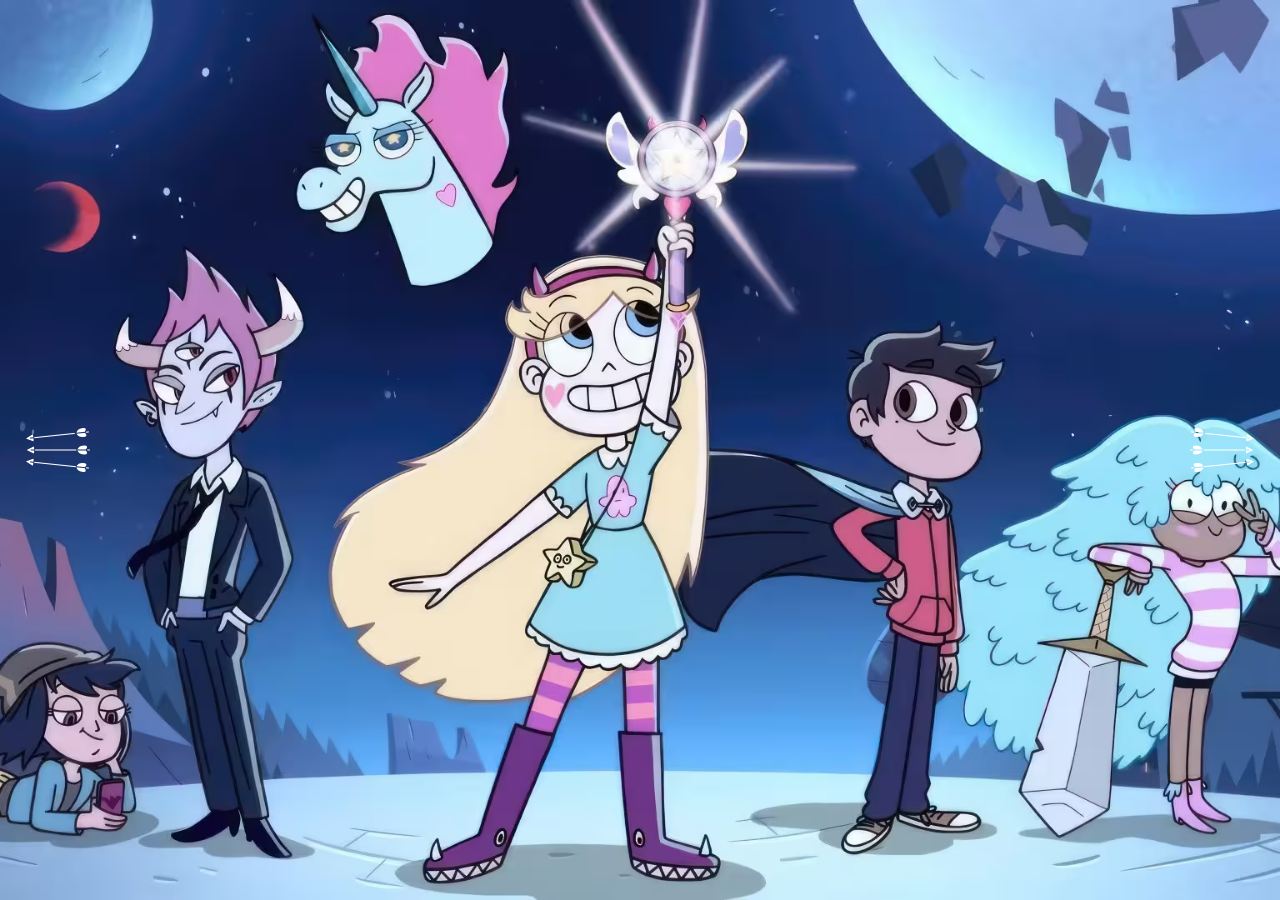
<file: index.html>
<!DOCTYPE html>
<html lang="en">
<head>
  <meta charset="UTF-8">
  <meta name="viewport" content="width=device-width, initial-scale=1.0">
  <title>Star vs The Forces of Evil</title>
  <meta name="google" content="notranslate">
  <link rel="shortcut icon" href="assets/favicon.webp" type="image/x-icon">
  <link rel="stylesheet" href="style.css">
</head>
<body style="--clr: #133572; --clr2: #c9f1fb;">
  <section style="--bg: url(assets/img-1.avif); ">
    <a href="index7.html"></a>
    <a href="index2.html"></a>
  </section>
</body>
</html>
</file>
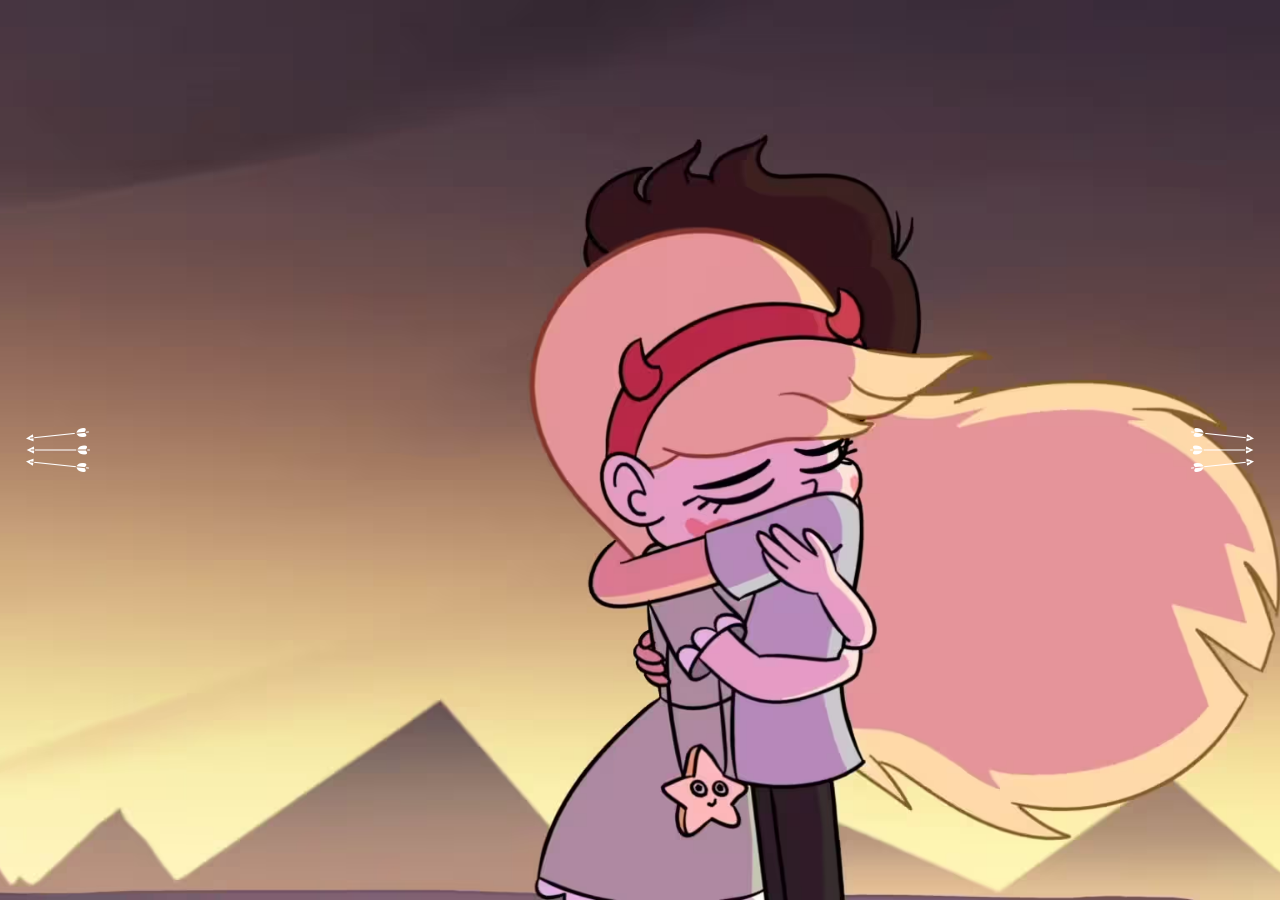
<file: index2.html>
<!DOCTYPE html>
<html lang="en">
<head>
  <meta charset="UTF-8">
  <meta name="viewport" content="width=device-width, initial-scale=1.0">
  <title>Star vs The Forces of Evil</title>
  <meta name="google" content="notranslate">
  <link rel="shortcut icon" href="assets/favicon.webp" type="image/x-icon">
  <link rel="stylesheet" href="style.css">
</head>
<body style="--clr: #41313c; --clr2: #aa8978">
  <section style="--bg: url(assets/img-2.avif); ">
    <a href="index.html"></a>
    <a href="index3.html"></a>
  </section>
</body>
</html>
</file>
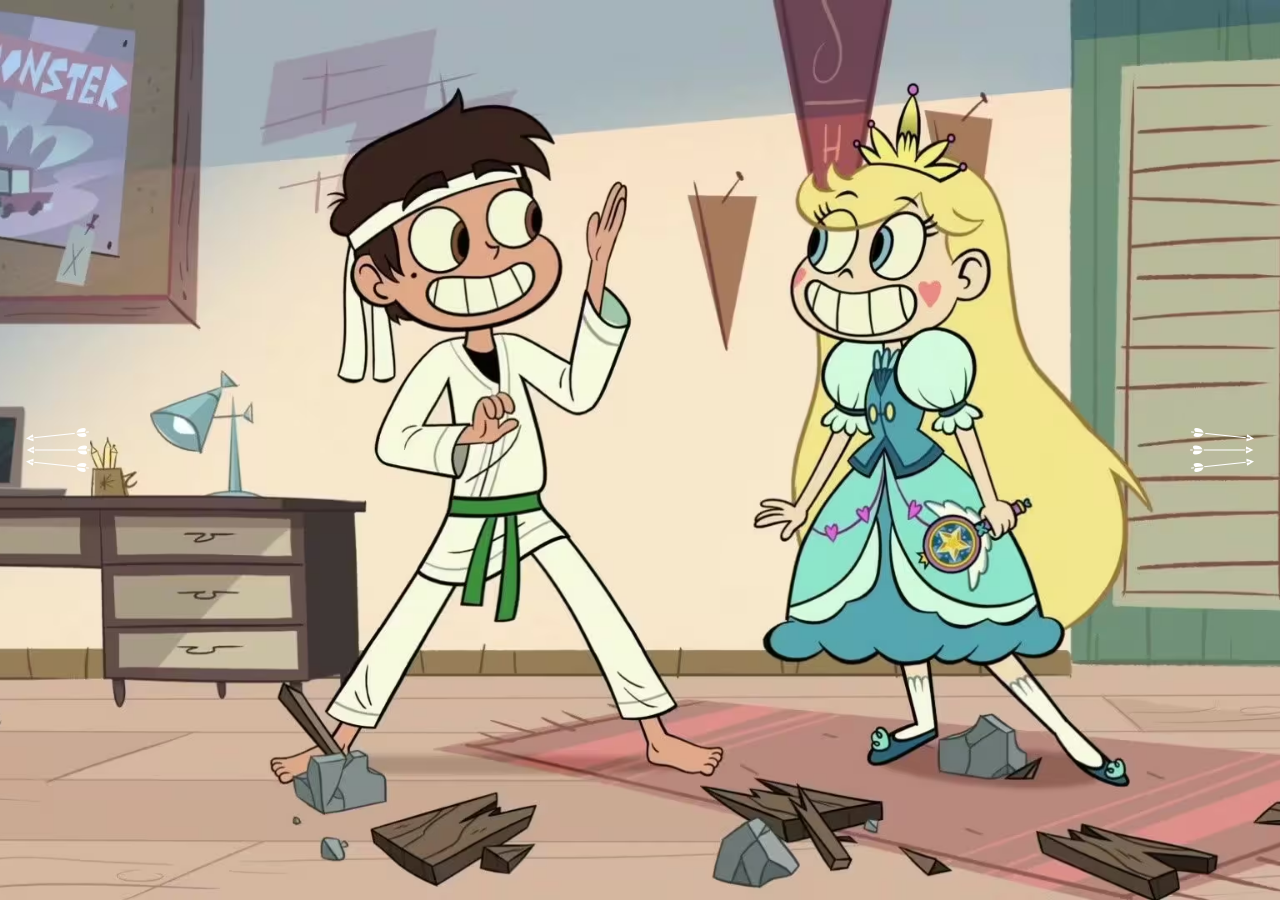
<file: index3.html>
<!DOCTYPE html>
<html lang="en">
<head>
  <meta charset="UTF-8">
  <meta name="viewport" content="width=device-width, initial-scale=1.0">
  <title>Star vs The Forces of Evil</title>
  <meta name="google" content="notranslate">
  <link rel="shortcut icon" href="assets/favicon.webp" type="image/x-icon">
  <link rel="stylesheet" href="style.css">
</head>
<body style="--clr: #a5b4bb;--clr2: #d5b6a1">
  <section style="--bg: url(assets/img-3.avif)">
    <a href="index2.html"></a>
    <a href="index4.html"></a>
  </section>
</body>
</html>
</file>
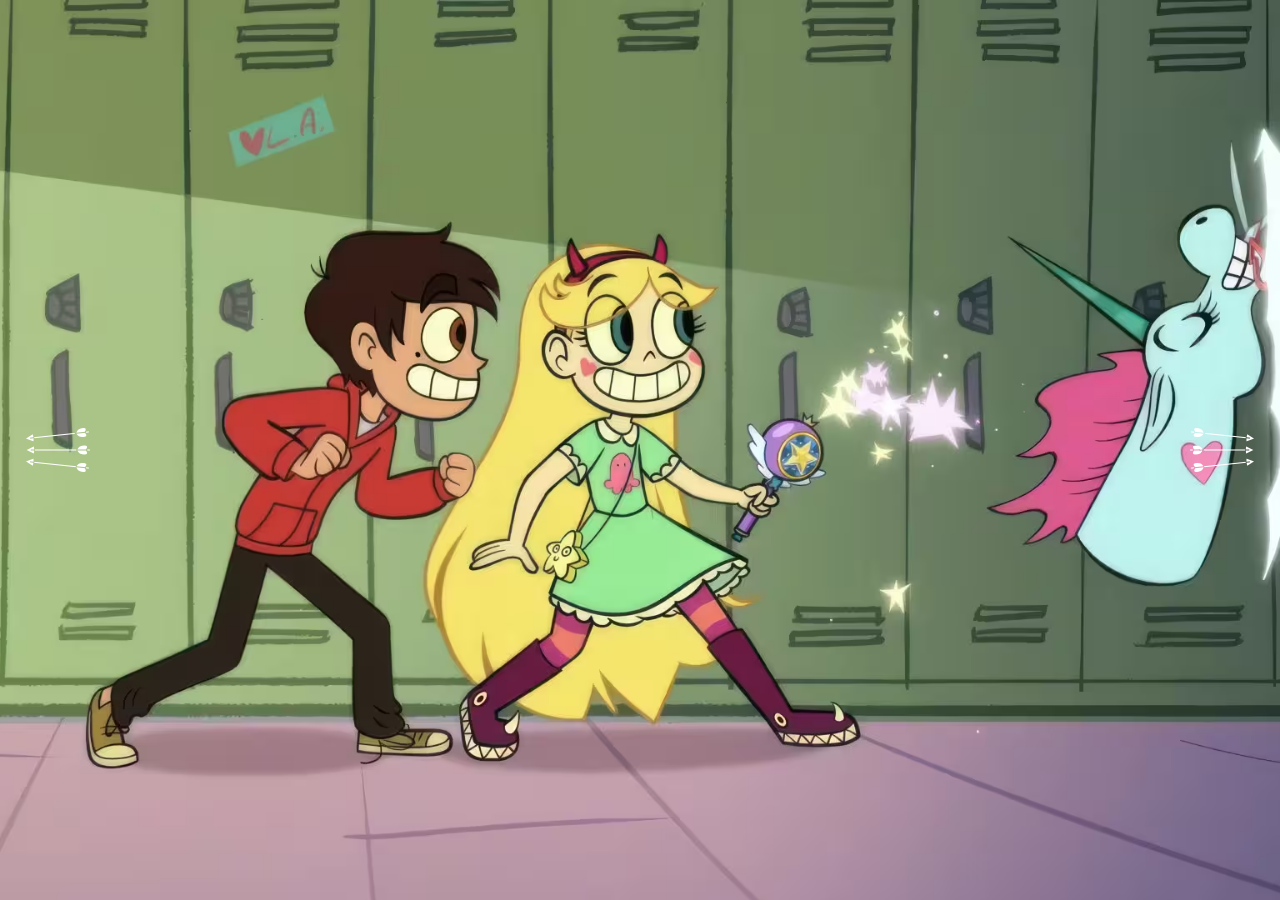
<file: index4.html>
<!DOCTYPE html>
<html lang="en">
<head>
  <meta charset="UTF-8">
  <meta name="viewport" content="width=device-width, initial-scale=1.0">
  <title>Star vs The Forces of Evil</title>
  <meta name="google" content="notranslate">
  <link rel="shortcut icon" href="assets/favicon.webp" type="image/x-icon">
  <link rel="stylesheet" href="style.css">
</head>
<body style="--clr: #718759; --clr2: #b392a5">
  <section style="--bg: url(assets/img-4.avif)">
    <a href="index3.html"></a>
    <a href="index5.html"></a>
  </section>
</body>
</html>
</file>
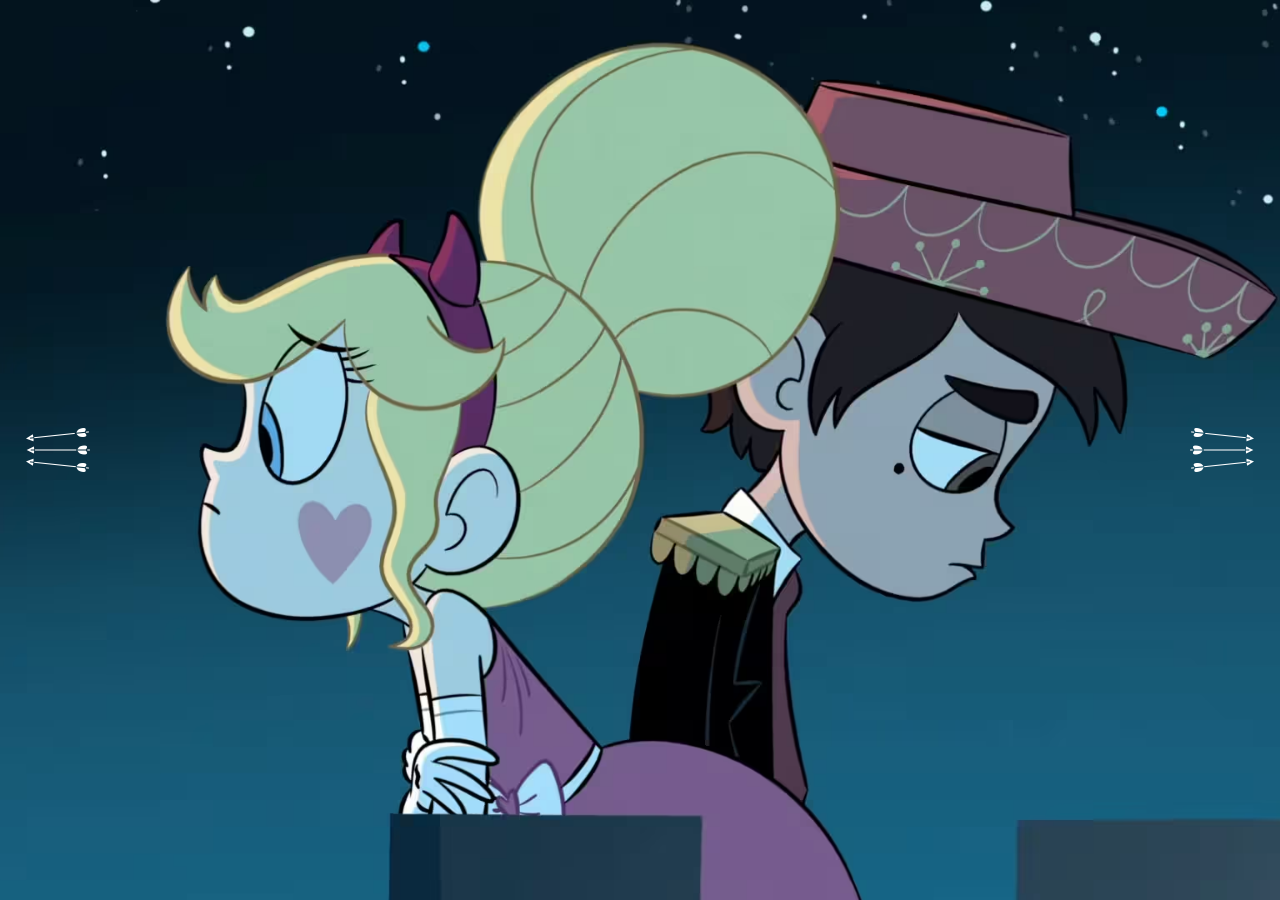
<file: index5.html>
<!DOCTYPE html>
<html lang="en">
<head>
  <meta charset="UTF-8">
  <meta name="viewport" content="width=device-width, initial-scale=1.0">
  <title>Star vs The Forces of Evil</title>
  <meta name="google" content="notranslate">
  <link rel="shortcut icon" href="assets/favicon.webp" type="image/x-icon">
  <link rel="stylesheet" href="style.css">

</head>
<body style="--clr: #041620; --clr2: #1a3749">
  <section style="--bg: url(assets/img-5.avif)">
    <a href="index4.html"></a>
    <a href="index6.html"></a>
  </section>
</body>
</html>
</file>
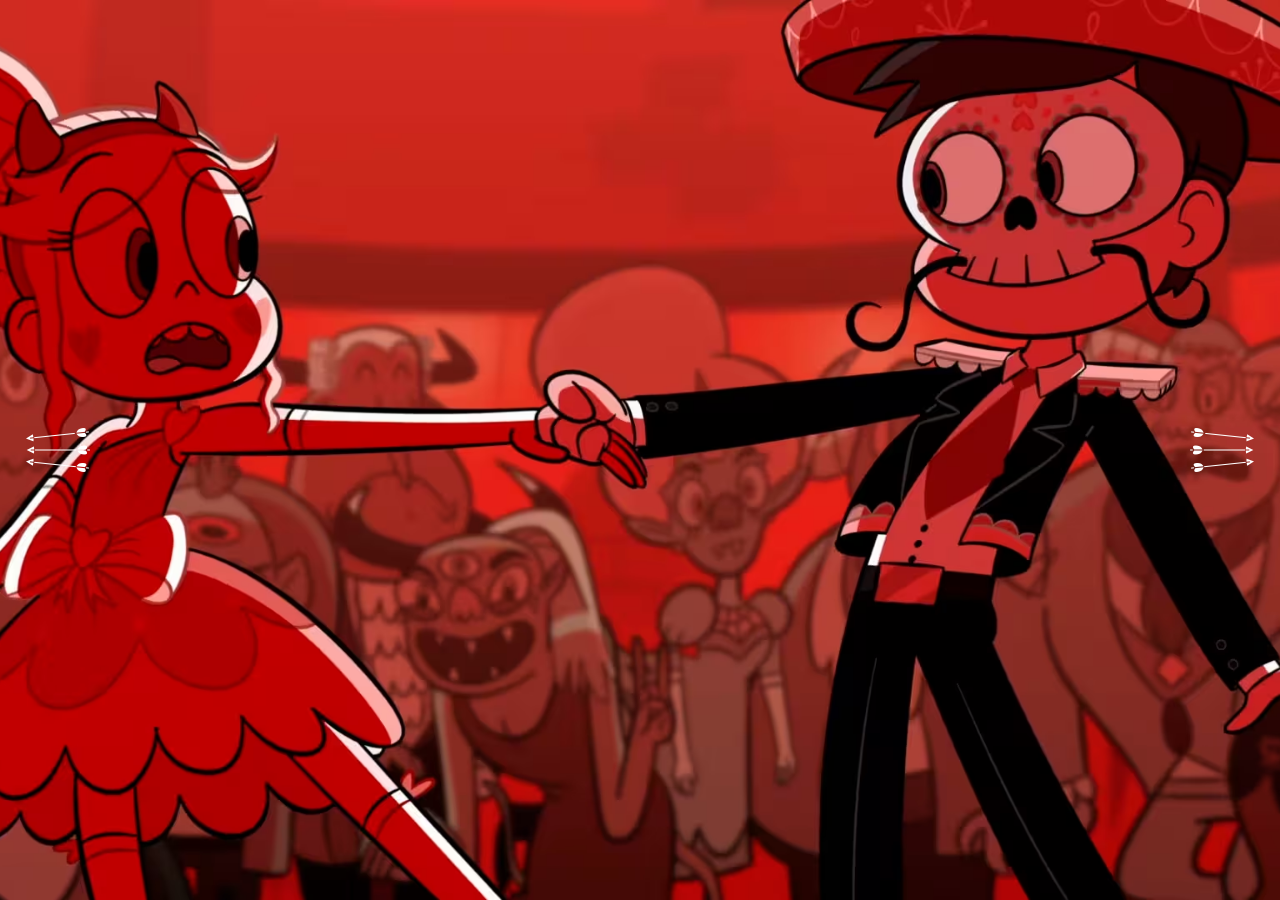
<file: index6.html>
<!DOCTYPE html>
<html lang="en">
  <head>
    <meta charset="UTF-8" />
    <meta name="viewport" content="width=device-width, initial-scale=1.0" />
    <title>Star vs The Forces of Evil</title>
    <meta name="google" content="notranslate" />
    <link rel="shortcut icon" href="assets/favicon.webp" type="image/x-icon" />
    <link rel="stylesheet" href="style.css" />
  </head>
  <body style="--clr: #d12b1f; --clr2: #4a0b04">
    <section style="--bg: url(assets/img-6.avif)">
      <a href="index5.html"></a>
      <a href="index7.html"></a>
    </section>
  </body>
</html>
</file>
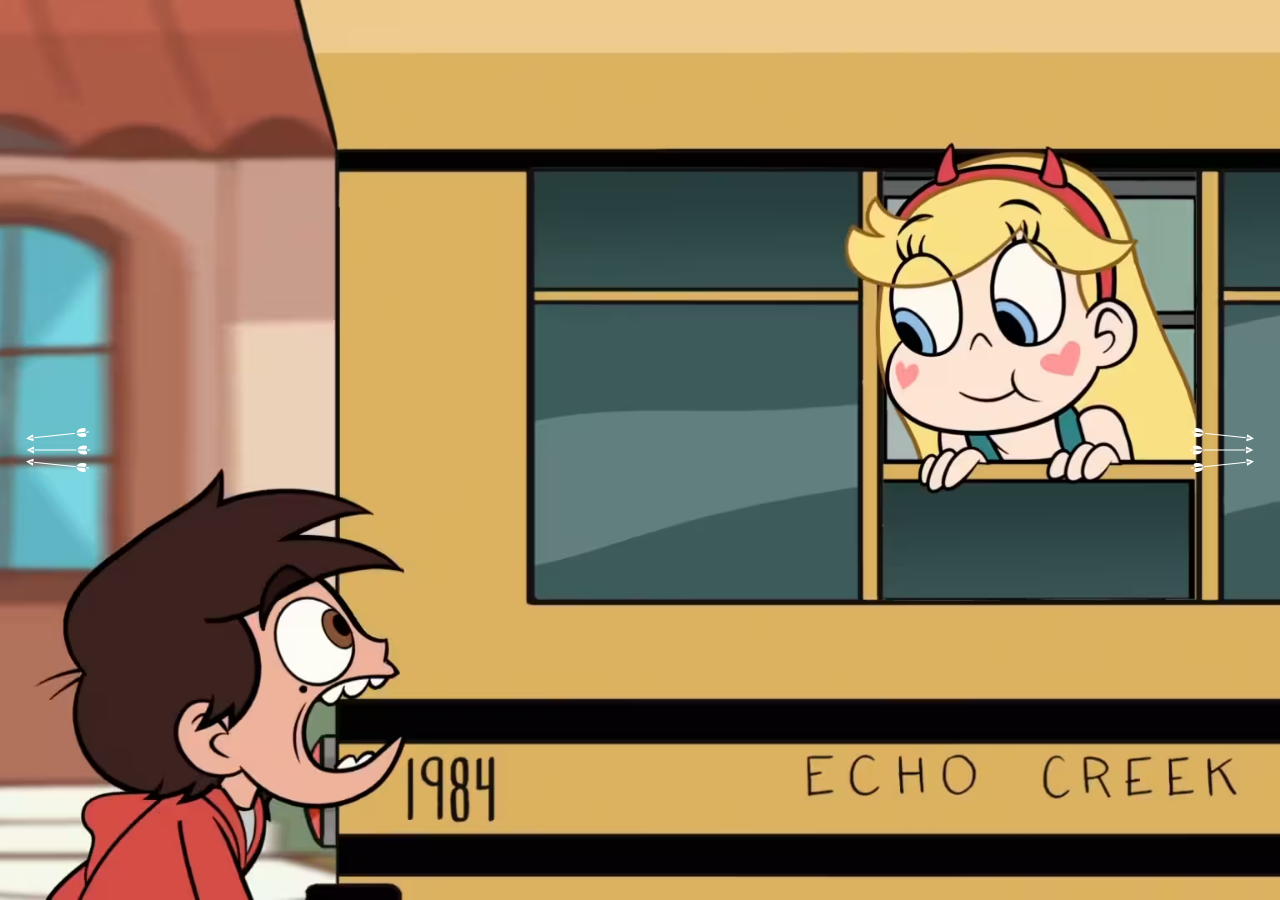
<file: index7.html>
<!DOCTYPE html>
<html lang="en">
  <head>
    <meta charset="UTF-8" />
    <meta name="viewport" content="width=device-width, initial-scale=1.0" />
    <title>Star vs The Forces of Evil</title>
    <meta name="google" content="notranslate" />
    <link rel="shortcut icon" href="assets/favicon.webp" type="image/x-icon" />
    <link rel="stylesheet" href="style.css" />
  </head>
  <body style="--clr: #efcb8f; --clr2: #dcb260">
    <section style="--bg: url(assets/img-7.avif)">
      <a href="index6.html"></a>
      <a href="index.html"></a>
    </section>
  </body>
</html>
</file>
<file: style.css>
*,
*::after,
*::before {
  box-sizing: border-box;
  margin: 0;
  padding: 0;
  font-family: sans-serif, system-ui, -apple-system, BlinkMacSystemFont, 'Segoe UI', Roboto, Oxygen, Ubuntu, Cantarell, 'Open Sans', 'Helvetica Neue';
  -webkit-tap-highlight-color: transparent;
}

html{
  scroll-behavior: smooth;
  scrollbar-width: thin;
}

body {
  height: 100vh;
  width: 100%;
  display: flex;
  flex-wrap: wrap;
  place-content: center;
  background-image: linear-gradient(
    to bottom,
    var(--clr),
    var(--clr2)
  );
  overflow: hidden;
}


section {
  background-image: var(--bg);
  background-size: cover;
  background-position: center;
  position: fixed;
  width: 100%;
  height: 100%;
  inset: 0;
  display: flex;

  &::before,
  &::after {
    content: '';
    display: block;
    width: 5vmax;
    height: 5vmax;
    position: absolute;
    top: 50%;
    transform: translateY(-50%) rotate(-90deg);
    pointer-events: none;
    background-image: url('assets/arrow.png');
    background-size: cover;
    background-position: center;
    background-blend-mode: multiply;
    filter: invert(1)
  }

  &::before {
    left: 2vmax;
    transform:  translateY(-50%) rotate(90deg) scaleX(-1);
  }

  &::after {
    right: 2vmax; 
  }

  a {
    width: 50%;
    height: 100%;
    display: block;
    background-color: transparent;
  }
}

/***************************VIEW TRANSITIONS***************************/

body {
  view-transition-name: circle;
}

@view-transition {
  navigation: auto;
}

::view-transition-old(circle) {
  animation: curtainReveal .5s ease reverse forwards;
}

::view-transition-new(circle) {
  animation: curtainReveal .5s ease forwards;
}

@keyframes curtainReveal {
  0% {
    clip-path: inset(0 50% 0 50%);
  }
  100% {
    clip-path: inset(0 0 0 0);
  }
}
</file>
